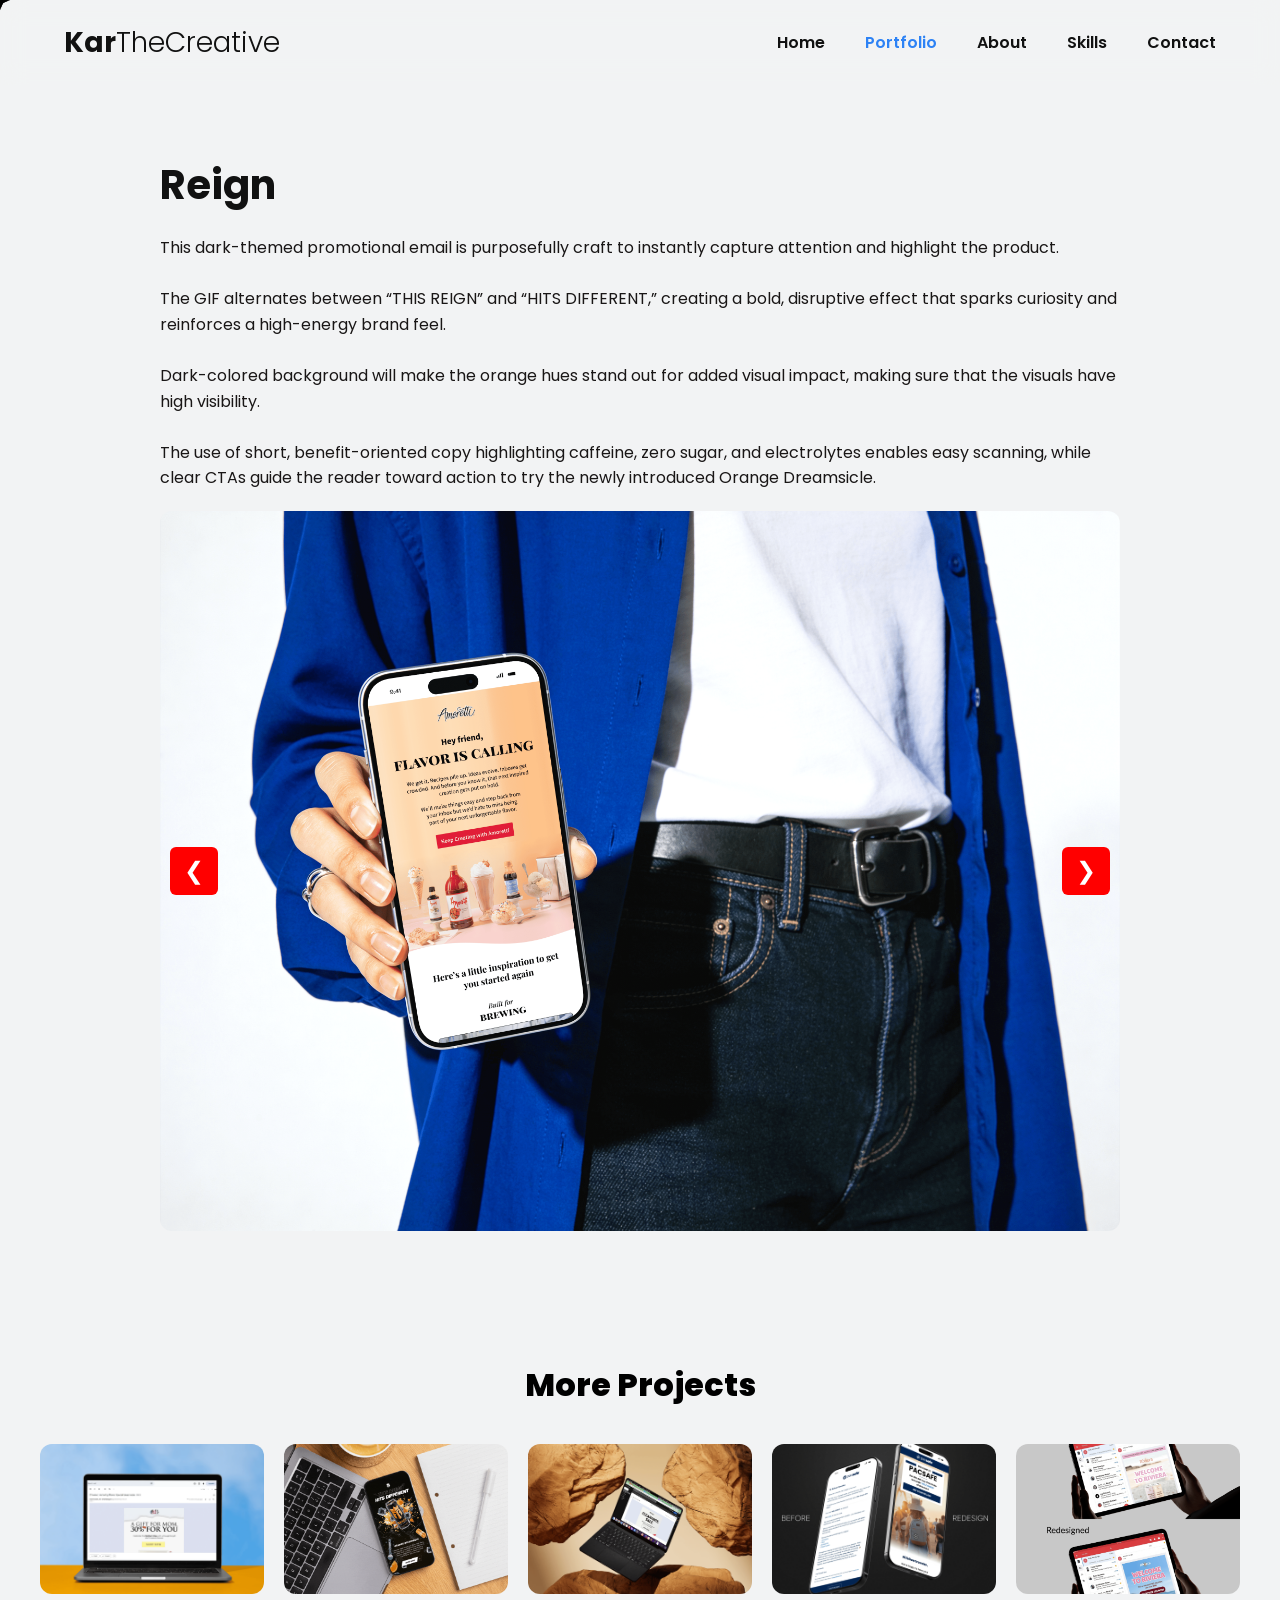
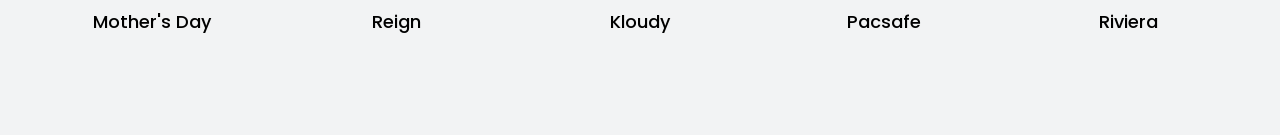
<file: projects/project1.html>
<!doctype html>
<html lang="en">

<head>
    <meta charset="UTF-8" />
    <meta name="viewport" content="width=device-width, initial-scale=1.0" />
    <link rel="icon" href="/images/favicon-32x32.png" alt="Karen, the Email Designer" type="Logo" />
    <title>Karen Cadalo | Email Designer</title>

    <link rel="stylesheet" href="/style.css" />

    <link rel="stylesheet" href="project.css">

    <link href="https://fonts.googleapis.com/css2?family=Poppins:wght@300;400;500;600;700;800;900&display=swap"
        rel="stylesheet" />

    <link rel="stylesheet" href="https://cdnjs.cloudflare.com/ajax/libs/font-awesome/6.5.1/css/all.min.css" />

</head>

<body>

    <header>
        <div class="custom-cursor"></div>
        <div class="container navbar">

            <div class="logo">
                <strong>Kar</strong><span>TheCreative</span>
            </div>

            <nav>
                <a href="/main.html">Home</a>
                <a class="active" href="/main.html#projects">Portfolio</a>
                <a href="/main.html#about">About</a>
                <a href="/main.html#skill">Skills</a>
                <a href="/main.html#contact">Contact</a>
            </nav>

            <button class="menu-toggle">
                <i class="fa-solid fa-bars"></i>
            </button>


        </div>
    </header>

    <!-- PROJECT CONTENT ONLY -->

    <section class="project-page">


        <div class="project-container">

        <!-- TITLE -->
        <h1>Reign</h1>

        <!-- OVERVIEW -->
        <div class="overview">
            This dark-themed promotional email is purposefully craft to instantly capture attention and highlight the
            product.

            <BR /><BR /> The GIF alternates between “THIS REIGN” and “HITS DIFFERENT,” creating a bold, disruptive
            effect that
            sparks curiosity and reinforces a high-energy brand feel.
            <BR /><BR />Dark-colored background will make the orange hues stand out for added visual impact, making sure
            that
            the visuals have high visibility.
            <BR /><BR />The use of short, benefit-oriented copy highlighting caffeine, zero sugar, and electrolytes
            enables easy scanning, while clear CTAs guide the reader toward action to try the newly introduced Orange
            Dreamsicle.
        </div>

            <div class="slider">


                <div class="slides" id="slides">

        <img src="/images/AMORETTI-MOCKUP.png">
        <img src="/images/AMORETTI-STRIP.png">
        <img src="/images/Amoretti-Macbook.png">
        <img src="/images/Amoretti-Ipad.png">
                </div>



                <button class="prev" onclick="prevSlide()">
                    ❮
                </button>


                <button class="next" onclick="nextSlide()">
                    ❯
                </button>

            </div>

        </div>


    </section>

    <section class="projects-section">
        <h2>More Projects</h2>

        <div class="projects-grid-5">

        <a href="project2.html" class="project-item">
          <img src="/images/mother's day.png" alt="Mother's Day">
          <p>Mother's Day</p>
        </a>

        <a href="project3.html" class="project-item">
          <img src="/images/MOCKUP.gif" alt="Reign">
          <p>Reign</p>
        </a>

        <a href="project4.html" class="project-item">
          <img src="/images/kloudy.png" alt="Kloudy">
          <p>Kloudy</p>
        </a>

        <a href="project5.html" class="project-item">
          <img src="/images/PACSAFE-PHONE.png" alt="Pacsafe">
          <p>Pacsafe</p>
        </a>

        <a href="project6.html" class="project-item">
          <img src="/images/vs-ipad.png" alt="Riviera">
          <p>Riviera</p>
        </a>

        </div>
    </section>

    <script src="project.js"></script> 

    

</body>

</html>
</file>
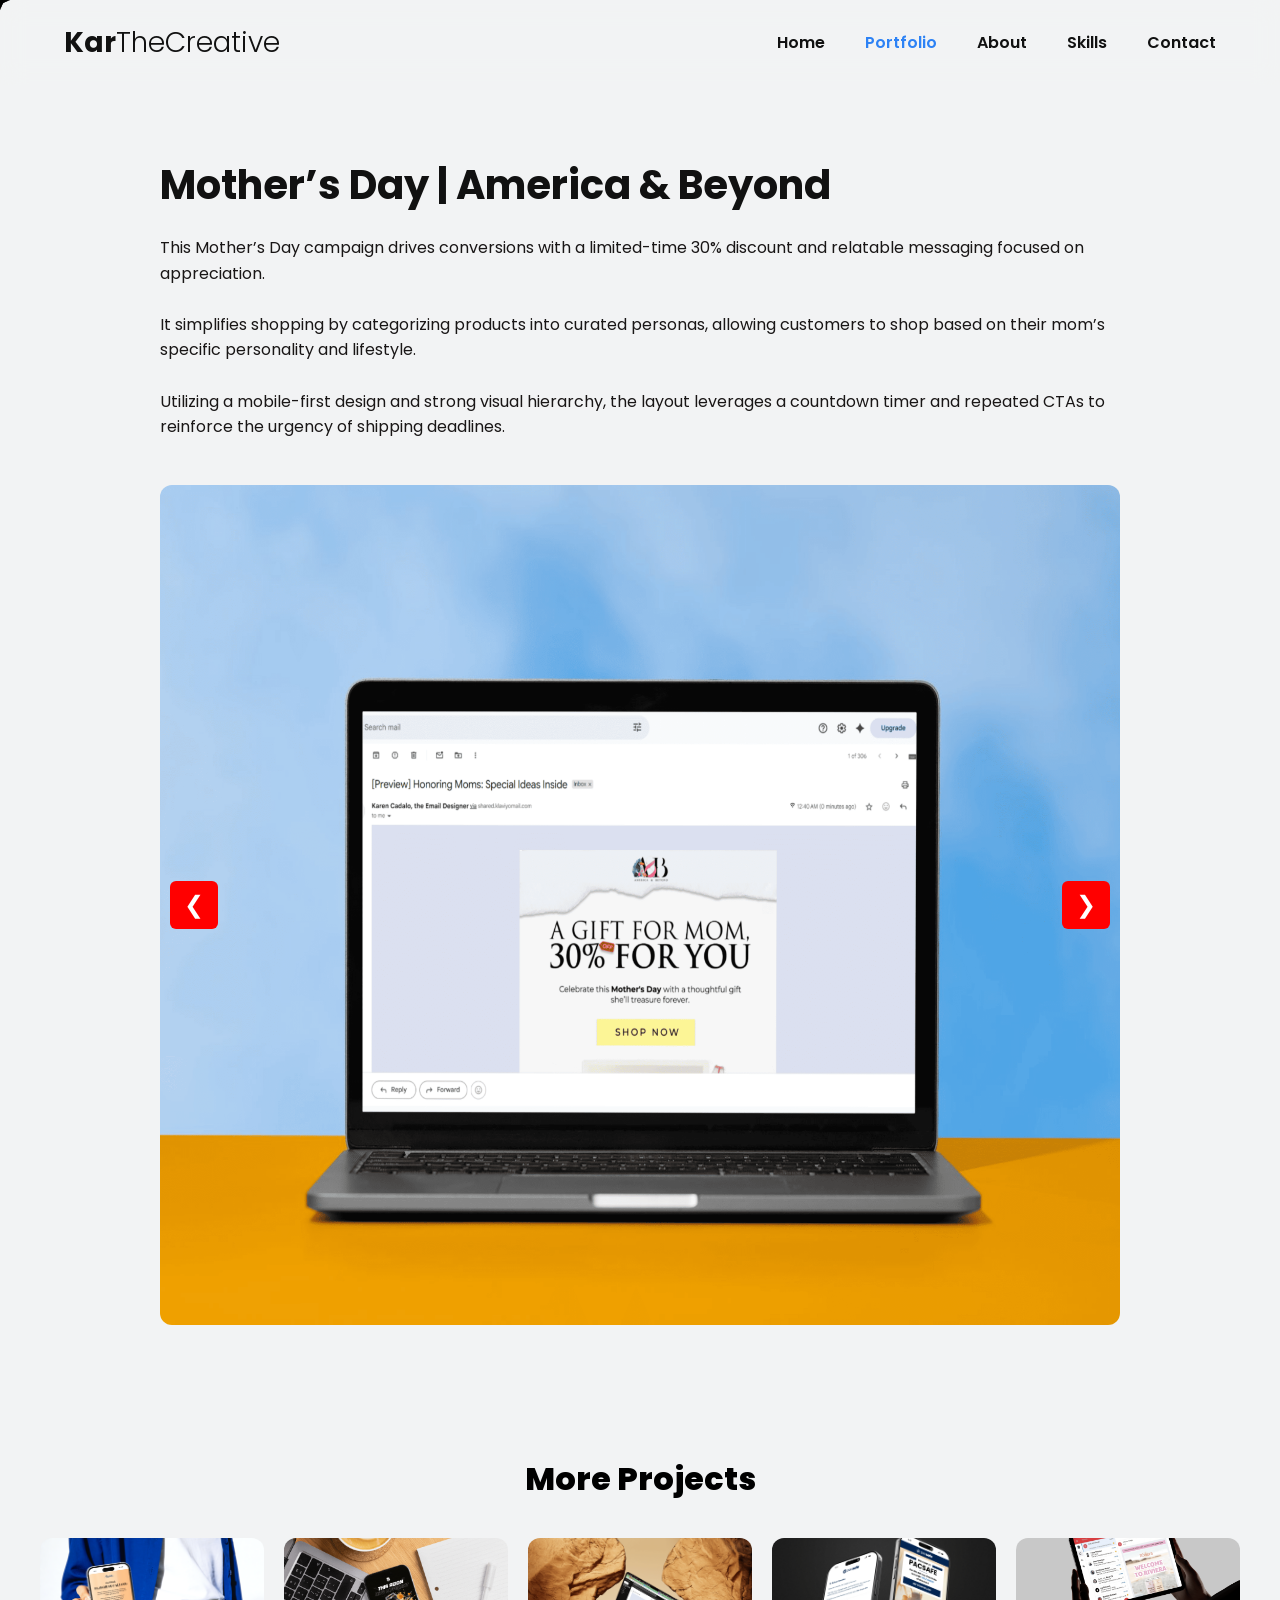
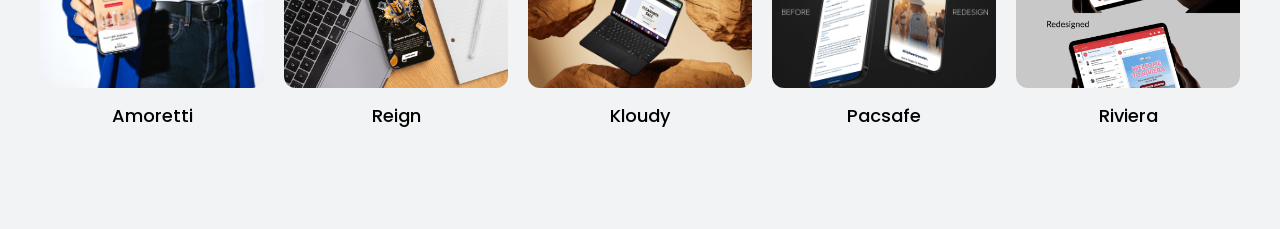
<file: projects/project2.html>
<!doctype html>
<html lang="en">

<head>
    <meta charset="UTF-8" />
  <link rel="icon" href="/images/favicon-32x32.png" alt="Karen, the Email Designer" type="Logo" />
  <meta name="viewport" content="width=device-width, initial-scale=1.0" />

    <title>Amoretti Email Design | Karen Cadalo</title>

    <link rel="stylesheet" href="/style.css" />

    <link rel="stylesheet" href="project.css">

    <link href="https://fonts.googleapis.com/css2?family=Poppins:wght@300;400;500;600;700;800;900&display=swap"
        rel="stylesheet" />

    <link rel="stylesheet" href="https://cdnjs.cloudflare.com/ajax/libs/font-awesome/6.5.1/css/all.min.css" />

</head>

<body>

    <header>
        <div class="custom-cursor"></div>
        <div class="container navbar">

            <div class="logo">
                <strong>Kar</strong><span>TheCreative</span>
            </div>


            <nav>
                <a href="/main.html">Home</a>
                <a class="active" href="/main.html#projects">Portfolio</a>
                <a href="/main.html#about">About</a>
                <a href="/main.html#skill">Skills</a>
                <a href="/main.html#contact">Contact</a>
            </nav>

            <button class="menu-toggle">
                <i class="fa-solid fa-bars"></i>
            </button>

        </div>
    </header>

    <!-- PROJECT CONTENT ONLY -->

    <section class="project-page">

        <div class="project-container">

            <h1>
                Mother’s Day | America & Beyond
            </h1>

            <!-- OVERVIEW -->
            <div class="overview">
                This Mother’s Day campaign drives conversions with a limited-time 30% discount and relatable messaging
                focused on
                appreciation.
                <br /><br /> It simplifies shopping by categorizing products into curated personas, allowing customers
                to shop
                based on their mom’s specific personality and lifestyle.
                <br /><br />Utilizing a mobile-first design and strong visual hierarchy, the layout leverages a
                countdown timer
                and repeated CTAs to reinforce the urgency of shipping deadlines.
                <br /><br />
            </div>

            <div class="slider">

                <div class="slides" id="slides">
                    <img src="/images/mother's day.png">
                    <img src="/images/A&B STRIP.png">
                    <img src="/images/mother1.png">
                    <img src="/images/a&b phone.png">
                </div>
                <button class="prev" onclick="prevSlide()">
                    ❮
                </button>
                <button class="next" onclick="nextSlide()">
                    ❯
                </button>

            </div>

        </div>

    </section>

    <section class="projects-section">
        <h2>More Projects</h2>

        <div class="projects-grid-5">


            <a href="project1.html" class="project-item">
                <img src="/images/AMORETTI-MOCKUP.png" alt="Amoretti">
                <p>Amoretti</p>
            </a>

            <a href="project3.html" class="project-item">
                <img src="/images/MOCKUP.gif" alt="Reign">
                <p>Reign</p>
            </a>

            <a href="project4.html" class="project-item">
                <img src="/images/kloudy.png" alt="Kloudy">
                <p>Kloudy</p>
            </a>

            <a href="project5.html" class="project-item">
                <img src="/images/PACSAFE-PHONE.png" alt="Pacsafe">
                <p>Pacsafe</p>
            </a>

            <a href="project6.html" class="project-item">
                <img src="/images/vs-ipad.png" alt="Amoretti">
                <p>Riviera</p>
            </a>

        </div>
    </section>

    <script src="project.js"></script>

</body>

</html>
</file>
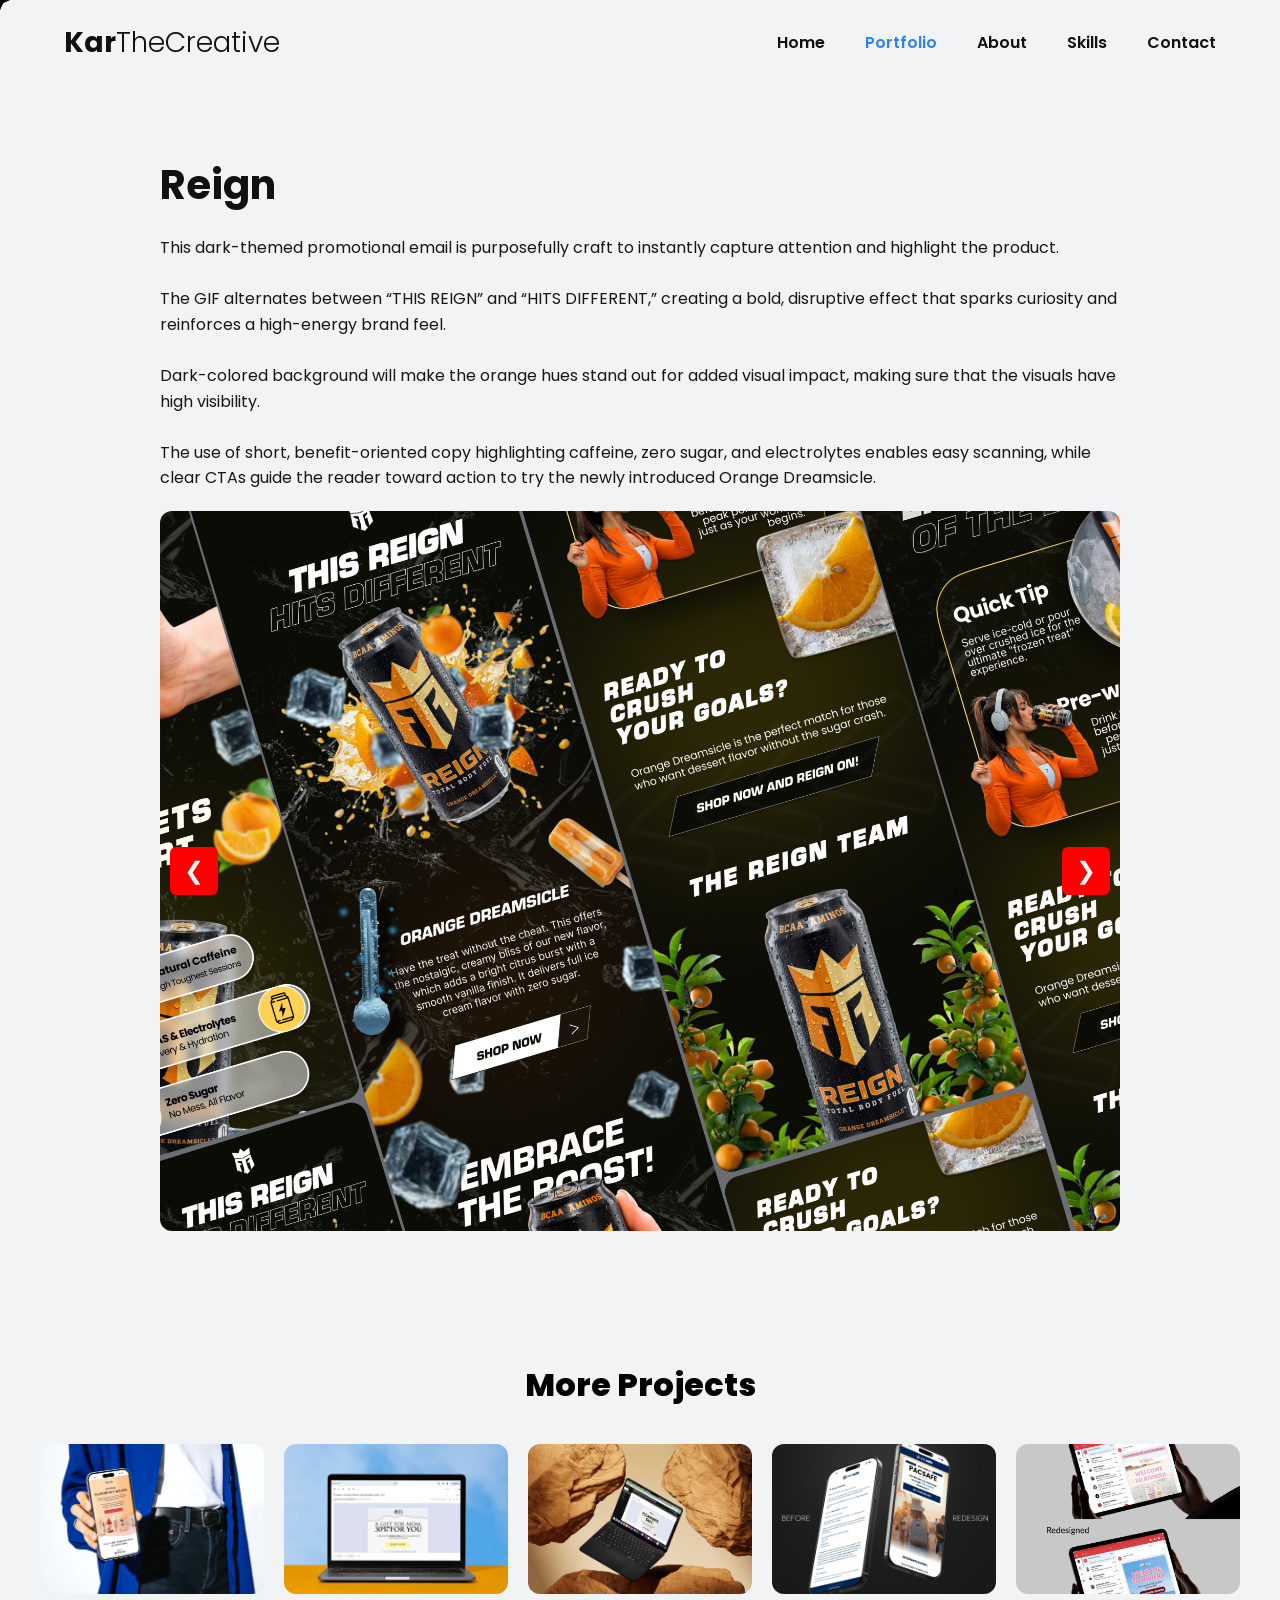
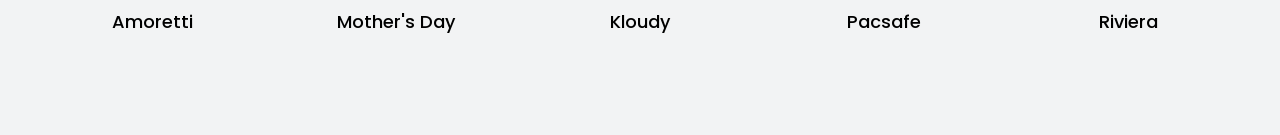
<file: projects/project3.html>
<!doctype html>
<html lang="en">

<head>
    <meta charset="UTF-8" />
    <meta name="viewport" content="width=device-width, initial-scale=1.0" />
    <link rel="icon" href="/images/favicon-32x32.png" alt="Karen, the Email Designer" type="Logo" />
    <title>Karen Cadalo | Email Designer</title>

    <link rel="stylesheet" href="/style.css" />

    <link rel="stylesheet" href="project.css">

    <link href="https://fonts.googleapis.com/css2?family=Poppins:wght@300;400;500;600;700;800;900&display=swap"
        rel="stylesheet" />

    <link rel="stylesheet" href="https://cdnjs.cloudflare.com/ajax/libs/font-awesome/6.5.1/css/all.min.css" />

</head>

<body>

    <header>
        <div class="custom-cursor"></div>
        <div class="container navbar">

            <div class="logo">
                <strong>Kar</strong><span>TheCreative</span>
            </div>


            <nav>
                <a href="/main.html">Home</a>
                <a class="active" href="/main.html#projects">Portfolio</a>
                <a href="/main.html#about">About</a>
                <a href="/main.html#skill">Skills</a>
                <a href="/main.html#contact">Contact</a>
            </nav>


            <button class="menu-toggle">
                <i class="fa-solid fa-bars"></i>
            </button>


        </div>
    </header>

    <!-- PROJECT CONTENT ONLY -->

    <section class="project-page">

        <div class="project-container">

            <!-- TITLE -->
            <h1>Reign</h1>

            <!-- OVERVIEW -->
            <div class="overview">
                This dark-themed promotional email is purposefully craft to instantly capture attention and highlight
                the
                product.

                <BR /><BR /> The GIF alternates between “THIS REIGN” and “HITS DIFFERENT,” creating a bold, disruptive
                effect that
                sparks curiosity and reinforces a high-energy brand feel.
                <BR /><BR />Dark-colored background will make the orange hues stand out for added visual impact, making
                sure
                that
                the visuals have high visibility.
                <BR /><BR />The use of short, benefit-oriented copy highlighting caffeine, zero sugar, and electrolytes
                enables easy scanning, while clear CTAs guide the reader toward action to try the newly introduced
                Orange
                Dreamsicle.
            </div>

            <div class="slider">


                <div class="slides" id="slides">

                    <img src="/images/REIGN-STRIP.png">
                    <img src="/images/REIGN MOCKUP PHONE.png">
                    <img src="/images/REIGN-MOCKUP 2.gif">
                    <img src="/images/REIGN-MOCKUP 3.gif">

                </div>
                <button class="prev" onclick="prevSlide()">
                    ❮
                </button>
                <button class="next" onclick="nextSlide()">
                    ❯
                </button>

            </div>

        </div>
    </section>

    <section class="projects-section">
        <h2>More Projects</h2>

        <div class="projects-grid-5">

            <a href="project1.html" class="project-item">
                <img src="/images/AMORETTI-MOCKUP.png" alt="Amoretti">
                <p>Amoretti</p>
            </a>


            <a href="project2.html" class="project-item">
                <img src="/images/mother's day.png" alt="Mother's Day">
                <p>Mother's Day</p>
            </a>

            <a href="project4.html" class="project-item">
                <img src="/images/kloudy.png" alt="Kloudy">
                <p>Kloudy</p>
            </a>

            <a href="project5.html" class="project-item">
                <img src="/images/PACSAFE-PHONE.png" alt="Pacsafe">
                <p>Pacsafe</p>
            </a>

            <a href="project6.html" class="project-item">
                <img src="/images/vs-ipad.png" alt="Amoretti">
                <p>Riviera</p>

        </div>
    </section>

    <script src="project.js"></script>

</body>
</html>
</file>
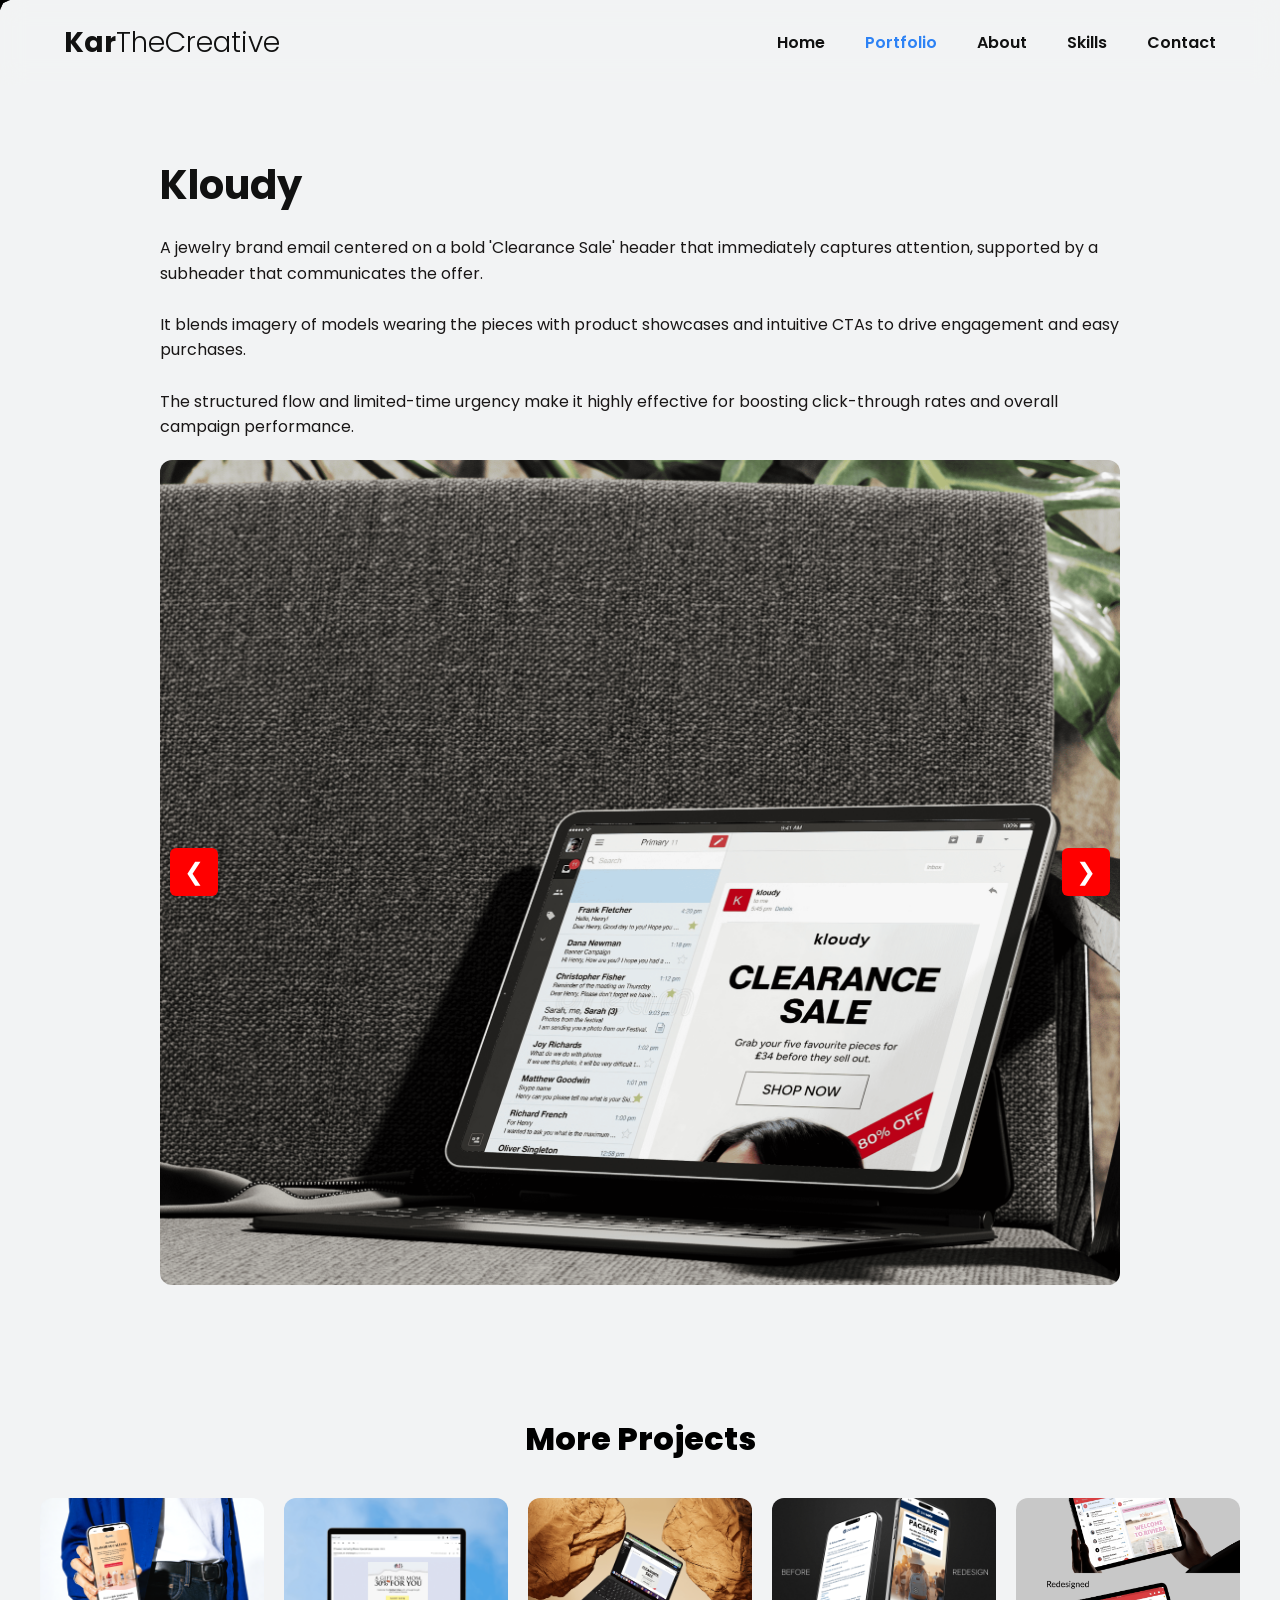
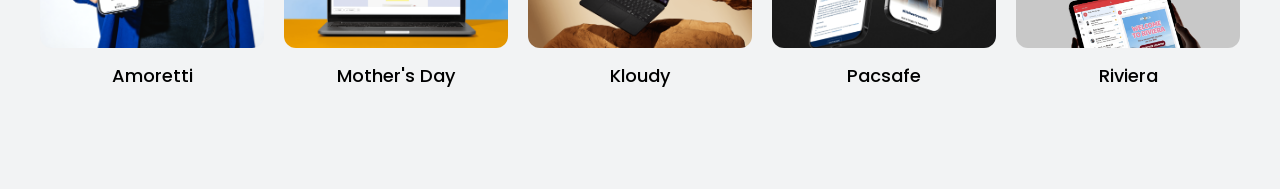
<file: projects/project4.html>
<!doctype html>
<html lang="en">

<head>
    <meta charset="UTF-8" />
    <meta name="viewport" content="width=device-width, initial-scale=1.0" />
    <link rel="icon" href="/images/favicon-32x32.png" alt="Karen, the Email Designer" type="Logo" />
    <title>Karen Cadalo | Email Designer</title>

    <link rel="stylesheet" href="/style.css" />

    <link rel="stylesheet" href="project.css">

    <link href="https://fonts.googleapis.com/css2?family=Poppins:wght@300;400;500;600;700;800;900&display=swap"
        rel="stylesheet" />

    <link rel="stylesheet" href="https://cdnjs.cloudflare.com/ajax/libs/font-awesome/6.5.1/css/all.min.css" />

</head>

<body>

    <header>
        <div class="custom-cursor"></div>
        <div class="container navbar">

            <div class="logo">
                <strong>Kar</strong><span>TheCreative</span>
            </div>

            <nav>
                <a href="/main.html">Home</a>
                <a class="active" href="/main.html#projects">Portfolio</a>
                <a href="/main.html#about">About</a>
                <a href="/main.html#skill">Skills</a>
                <a href="/main.html#contact">Contact</a>
            </nav>


            <button class="menu-toggle">
                <i class="fa-solid fa-bars"></i>
            </button>


        </div>
    </header>

    <!-- PROJECT CONTENT ONLY -->

    <section class="project-page">


        <div class="project-container">

            <!-- TITLE -->
            <h1>Kloudy</h1>

            <!-- OVERVIEW -->
            <div class="overview">
                A jewelry brand email centered on a bold 'Clearance Sale' header that immediately captures
                attention, supported by a subheader that communicates the offer.
                <br /><br />It blends imagery of models wearing the pieces with product showcases and intuitive CTAs to
                drive
                engagement and easy purchases.
                <br /><br /> The structured flow and limited-time urgency make it highly effective for boosting
                click-through
                rates and overall campaign performance.
            </div>


            <div class="slider">


                <div class="slides" id="slides">

                    <img src="/images/kloudy-ipad.png">
                    <img src="/images/kloudy.png">
                    <img src="/images/kloudy-strip.png">
                    <img src="/images/kloudy-iphone.png">
                </div>

                <button class="prev" onclick="prevSlide()">
                    ❮
                </button>

                <button class="next" onclick="nextSlide()">
                    ❯
                </button>

            </div>

        </div>


    </section>

    <section class="projects-section">
        <h2>More Projects</h2>

        <div class="projects-grid-5">
            <a href="project1.html" class="project-item">
                <img src="/images/AMORETTI-MOCKUP.png" alt="Amoretti">
                <p>Amoretti</p>
            </a>


            <a href="project2.html" class="project-item">
                <img src="/images/mother's day.png" alt="Mother's Day">
                <p>Mother's Day</p>
            </a>

            <a href="project4.html" class="project-item">
                <img src="/images/kloudy.png" alt="Kloudy">
                <p>Kloudy</p>
            </a>

            <a href="project5.html" class="project-item">
                <img src="/images/PACSAFE-PHONE.png" alt="Pacsafe">
                <p>Pacsafe</p>
            </a>

            <a href="project6.html" class="project-item">
                <img src="/images/vs-ipad.png" alt="Amoretti">
                <p>Riviera</p>

        </div>
    </section>

    <script src="project.js"></script>

</body>

</html>
</file>
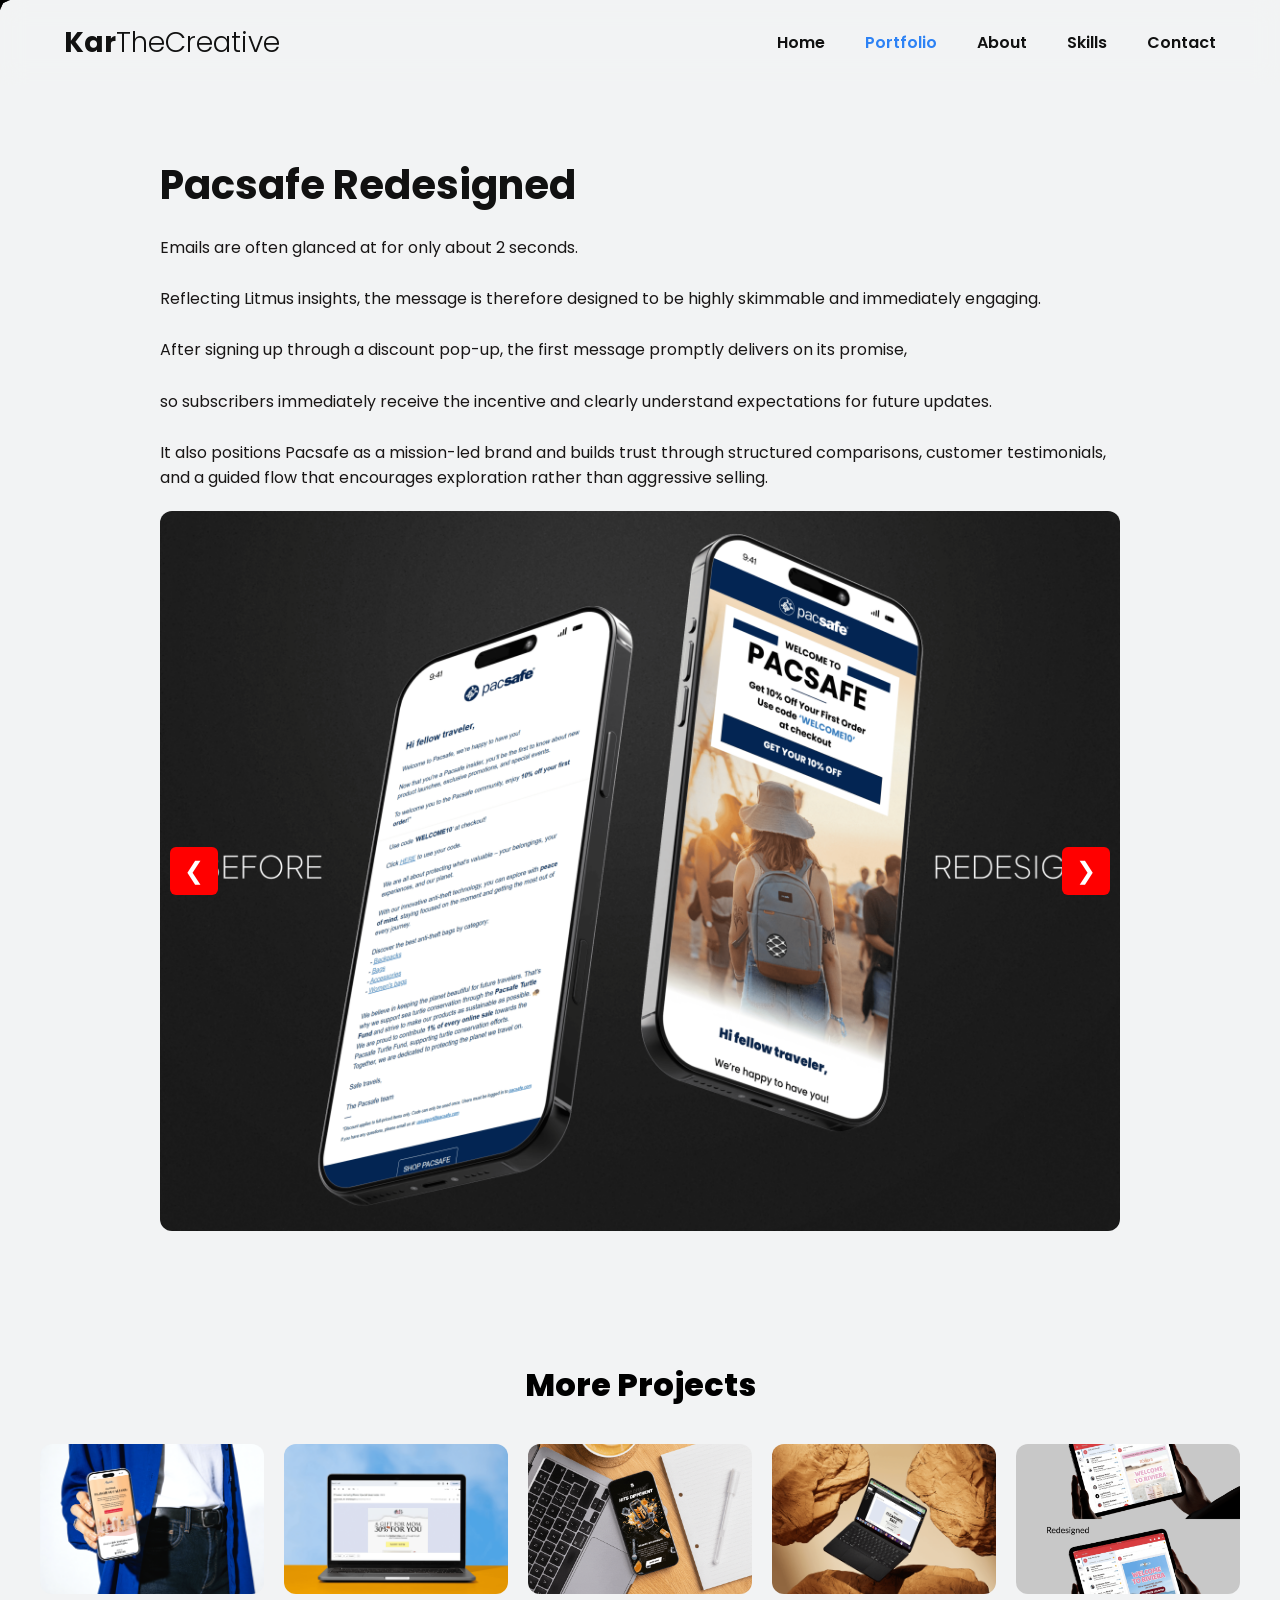
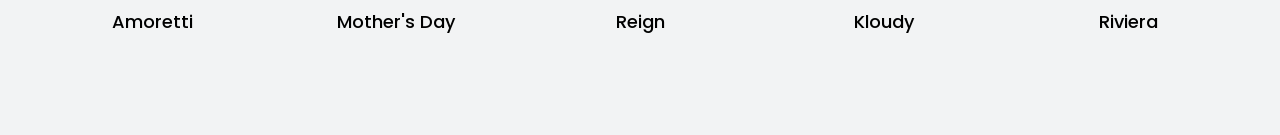
<file: projects/project5.html>
<!doctype html>
<html lang="en">

<head>
    <meta charset="UTF-8" />
    <meta name="viewport" content="width=device-width, initial-scale=1.0" />
    <link rel="icon" href="/images/favicon-32x32.png" alt="Karen, the Email Designer" type="Logo" />
    <title>Karen Cadalo | Email Designer</title>

    <link rel="stylesheet" href="/style.css" />

    <link rel="stylesheet" href="project.css">

    <link href="https://fonts.googleapis.com/css2?family=Poppins:wght@300;400;500;600;700;800;900&display=swap"
        rel="stylesheet" />

    <link rel="stylesheet" href="https://cdnjs.cloudflare.com/ajax/libs/font-awesome/6.5.1/css/all.min.css" />

</head>

<body>

    <header>
        <div class="custom-cursor"></div>
        <div class="container navbar">

            <div class="logo">
                <strong>Kar</strong><span>TheCreative</span>
            </div>

            <nav>
                <a href="/main.html">Home</a>
                <a class="active" href="/main.html#projects">Portfolio</a>
                <a href="/main.html#about">About</a>
                <a href="/main.html#skill">Skills</a>
                <a href="/main.html#contact">Contact</a>
            </nav>

            <button class="menu-toggle">
                <i class="fa-solid fa-bars"></i>
            </button>


        </div>
    </header>

    <!-- PROJECT CONTENT ONLY -->

    <section class="project-page">


        <div class="project-container">

            <!-- TITLE -->
        <!-- TITLE -->
        <h1>Pacsafe Redesigned</h1>

        <!-- OVERVIEW -->
        <div class="overview">
            Emails are often glanced at for only about 2 seconds.
            <br /><br />Reflecting Litmus insights, the message is therefore designed to be highly skimmable and
            immediately
            engaging.
            <br /><br />After signing up through a discount pop-up, the first message promptly delivers on its promise,
            <br /><br />so subscribers immediately receive the incentive and clearly understand expectations for future
            updates.
            <br /><br />It also positions Pacsafe as a mission-led brand and builds trust through structured
            comparisons,
            customer testimonials, and a guided flow that encourages exploration rather than aggressive selling.
        </div>

        <!-- IMAGE SLIDER -->
        <div class="slider">

            <div class="slides" id="slides">
                <img src="/images/PACSAFE-PHONE.png">
                <img src="/images/PACSAFE-LAPTOP.png">
                <img src="/images/PACSAFE-STRIP.png">
                <img src="/images/PACSAFE-GIF.gif">
            </div>


                <button class="prev" onclick="prevSlide()">
                    ❮
                </button>

                <button class="next" onclick="nextSlide()">
                    ❯
                </button>

            </div>

        </div>


    </section>

    <section class="projects-section">
        <h2>More Projects</h2>

        <div class="projects-grid-5">
                <a href="project1.html" class="project-item">
                    <img src="/images/AMORETTI-MOCKUP.png" alt="Amoretti">
                    <p>Amoretti</p>
                </a>

                <a href="project2.html" class="project-item">
                    <img src="/images/mother's day.png" alt="Mother's Day">
                    <p>Mother's Day</p>
                </a>
                <a href="project3.html" class="project-item">
                    <img src="/images/MOCKUP.gif" alt="Reign">
                    <p>Reign</p>
                </a>

                <a href="project4.html" class="project-item">
                    <img src="/images/kloudy.png" alt="Kloudy">
                    <p>Kloudy</p>
                </a>


                <a href="project6.html" class="project-item">
                    <img src="/images/vs-ipad.png" alt="Amoretti">
                    <p>Riviera</p>
        </div>
    </section>

    <script src="project.js"></script>

</body>

</html>
</file>
<file: style.css>
*{
    margin:0;
    padding:0;
    box-sizing:border-box;
}

body{
        padding-top:85px;
    font-family:Poppins,sans-serif;
  background: #F2F3F4; 
    color:#111;
} 

a,
button,
input,
body,
textarea {
    cursor:none;
}

a,
button,
input,
body,
textarea:active {
    cursor: none;
} 

@media (hover: none) and (pointer: coarse) {

    .custom-cursor{
        display: none;
    }

    a,
    button,
    input,
    textarea,
    body{
        cursor: auto;
    }

}

.container{

    width:1180px;
    max-width:90%;
    margin:auto;
}

/* NAVBAR */

header{

    position:fixed;
    top:0;
    left:0;

    width:100%;
    height:85px;

    background:rgba(242,243,244,.92);
    backdrop-filter:blur(12px);

    z-index:1000;

    transition:.3s;

}

.navbar{

    display:flex;
    justify-content:space-between;
    align-items:center;
    height:85px;
} 

.logo{

    font-size:28px;
}

.logo span{

    font-weight:300;
}

nav{

    display:flex;
    gap:40px;
} 

nav a{

    text-decoration:none;
    color: #111;
    font-weight:600;
    transition:.3s;
}

nav a.active{

    color:#2d82f5;
}

nav a:hover{

    color:#2d82f5;
} 

.menu-toggle{
    display:none;
    border:none;
    background:none;
    font-size:28px;
    color:#111;
    cursor: none;
}

/* Mobile */

@media(max-width:900px){

.menu-toggle{
    display:block;
}

nav{

    position:absolute;

    top:85px;
    left:0;

    width:100%;

    background:#F2F3F4;

    display:flex;
    flex-direction:column;

    align-items:center;

    gap:25px;

    padding:30px 0;

    transform:translateY(-150%);
    opacity:0;

    transition:.35s;

}

nav.active{

    transform:translateY(0);
    opacity:1;

}

}



/* HERO */

.hero{

    min-height:calc(100vh - 85px);
    display:flex;
    align-items:center;
}

.hero-grid{

    display:grid;

    grid-template-columns:repeat(2,minmax(0,1fr));

    align-items:center;

    gap:70px;
}

/* LEFT */

.hero-image{
    position: relative;
    display:flex;
    justify-content:center;
    align-items:center;
}

.hero-image img{

    width:100%;

    max-width:480px;

    position:relative;

    z-index:3;
}

.profile-photo{
    width:480px;
    position:relative;
    z-index:2;
}

.orange-bar{

    position:absolute;

    width:210px;
    height:42px;

    background: #1ACB8B;


    top:80px;
    left:20px;
}

.blue-bar{

    position:absolute;

    width:185px;
    height:38px;

    background: #1ACB8B;

    top:145px;
    left:80px;
}



/* RIGHT */

.hero-content small{

    font-size:16px;
    color:#666;
}

.hero-content small a{

    color:#444;
}

.hero-content h1{

    margin:15px 0 18px;

    font-size:clamp(38px,8vw,82px);

    font-weight:900;

    line-height:.95;
}

.hero-content span{

    display:block;
    color: #1ACB8B;
}

.hero-content p{
    max-width:520px;

    color:#444;

    font-size:18px;

    line-height:1.8;

    margin-bottom:35px;
}

.buttons{

    display:flex;
    gap:18px;
}

.btn{

    text-decoration:none;
    padding:15px 28px;

    border-radius:4px;

    font-weight:600;

    transition:.3s;
}

.orange{

    background: #0AA6F8;
    color:white;
}

.orange:hover{

    background: #405ee8;

}

.outline{

    border:2px solid #111;
    color:#111;
}

.outline:hover{

    background:#111;
    color:white;
}

/* MOBILE */

@media(max-width:900px){

.hero-grid{

    grid-template-columns:1fr;
    text-align:center;
}

.hero-image{

    order:2;
}

.hero-content{

    order:1;
}

.hero-content h1{

    font-size:60px;
  
}

.hero-content p{

    margin:auto;
    margin-top:25px;
    margin-bottom:30px;
}

.buttons{

    justify-content:center;
}

.hero-image img{

    width:340px;
}

.orange-bar{

    width:160px;
    left:40px;
}

.blue-bar{

    width:150px;
}

}

/* ABOUT */

.about{
 background: #F2F3F4; 
    padding:200px 0 100px;
}

.about-grid{

    display:grid;
    grid-template-columns:1fr 1fr;
    gap:100px;
    align-items:center;
}

/* IMAGES */

.images{

    position:relative;
    height:650px;
}

.photo{

    object-fit:cover;
    box-shadow:0 15px 40px rgba(0,0,0,.12);
}

.photo-large{

    width:410px;
    height:380px;

    position:absolute;
    top:0;
    left:140px;
}

.photo-small{

    width:310px;
    height:290px;

    position:absolute;
    left:0;
    bottom:20px;
}

/* Decorations */

.outline-box{

    width:58px;
    height:58px;

    border:5px solid #094730;
    border-radius:8px;

    position:absolute;
    left:35px;
    top:210px;
}

.blue-box{

    width:42px;
    height:42px;
    background: #4d73ff;

    border-radius:5px;

    position:absolute;
    left:360px;
    bottom:140px;
}

.scribble{

    position:absolute;
    left:-70px;
    bottom:-30px;

    font-size:55px;
    color:#1ACB8B;

    transform:rotate(-40deg);
}

/* CONTENT */

.subtitle{

    color:#1ACB8B;
    font-weight:700;
    font-size:30px;
}

.content h1{
    font-size:40px;
    line-height:1.1;
    margin:10px 0 35px;
    font-weight:800; 
    color: #00000;
    
}

.content p{

    color: #00000;
    line-height:1.8;
    font-size:18px;
    margin-bottom:30px;
}

/* RESPONSIVE */

@media(max-width:1000px){

.about-grid{

    grid-template-columns:1fr;
}

.images{

    height:560px;
}

.photo-large{

    width:340px;
    height:320px;
    left:50%;
    transform:translateX(-50%);
}

.photo-small{

    width:260px;
    height:240px;
    left:30px;
}

.content{

    text-align:center;
}

.content h1{

    font-size:48px;
}

}

.download-btn{

    display:inline-block;

    margin-top:25px;

    background: #0AA6F8;

    color:white;

    padding:16px 40px;

    border-radius:8px;

    font-weight:700;

    text-decoration:none;

    transition:.3s;

}


.download-btn:hover{

    background: #405ee8;

    transform:translateY(-3px);

}

.portfolio-title {

    text-align:center;

    margin-bottom:50px;
    min-height:calc(100vh - 85px);

}

#projects {
    padding: 180px 0;
}

.portfolio-title span {

    font-size:22px;

    font-weight:600;

    color:#4d73ff;

    text-transform:uppercase;

    letter-spacing:2px;

}


.portfolio-title h2 {

    font-size:48px;

    font-weight:800;

    margin-top:10px;

    color:#111;

}

.projects-grid {

    display:flex;
    gap:25px;

    overflow-x:auto;
    scroll-behavior:smooth;

    width:100%;

    padding:20px 0;
}


.projects-grid::-webkit-scrollbar{
    display:none; /* Chrome/Safari */
}

.project-card {

    flex:0 0 350px;
    height:400px;

    overflow:hidden;
    
    border-radius:10px;

    position:relative;
    overflow: hidden;

}

.project-card img{
    width:100%;
    height:100%;
    object-fit:cover;
    transition:.4s ease;
    transform:scale(1.08);

}

.portfolio-text-card {

    flex: 0 0 350px;
    height: 400px;

    background: #094730;
    border-radius: 10px;

    display:flex;
    flex-direction:column;
    justify-content:center;
    padding:40px;
    cursor: none;
    color:white;
}


.portfolio-text-card span {

    color: #1ACB8B;
    font-size:18px;
    font-weight:700;
    letter-spacing:2px;
    margin-bottom:15px;
}


.portfolio-text-card h2 {

    font-size:42px;
    line-height:1.1;
    margin-bottom:20px;
}


.portfolio-text-card p {

    color:#ccc;
    line-height:1.6;
} 

.portfolio-text-card-2{

    flex:0 0 350px;
    height:400px;
    cursor:none;
    background:linear-gradient(135deg,#094730,#094730);

    border-radius:10px;

    display:flex;
    flex-direction:column;
    justify-content:center;
    align-items:flex-start;

    padding:40px;

    color:#fff;

    transition:.35s ease;

}

.portfolio-text-card-2:hover{

    transform:translateY(-8px);

    box-shadow:0 20px 40px rgba(64,94,232,.25);

}

.portfolio-text-card-2 span{

    font-size:16px;
    font-weight:700;
    letter-spacing:2px;
    color: #1ACB8B;

    margin-bottom:15px;

}

.portfolio-text-card-2 h2{

    font-size:42px;
    line-height:1.1;
    font-weight:800;

    margin-bottom:20px;

}

.portfolio-text-card-2 p{

    color:rgba(255,255,255,.85);

    line-height:1.7;

    margin-bottom:30px;

}

.figma-btn{

    display:inline-flex;
    align-items:center;
    gap:10px;

    background:#fff;

    color:#0AA6F8;

    text-decoration:none;

    padding:14px 24px;

    border-radius:50px;

    font-weight:700;

    transition:.3s;

}

.figma-btn:hover{

    background:#1ACB8B;

    color:#fff;

    transform:translateX(6px);

}



#projects p {
text-align: center;
}

.figma-link {
    text-align: center;
    margin: 120px auto;
    font-size: 18px;
}

.a {
    color: #2d82f5;
    font-weight: 600;
    text-decoration: none;
    margin-left: 5px;
}

.figma-link a:hover {
    color: #f4470b;
    text-decoration: underline;
}


.projects-grid{
    cursor:grab;
}

.projects-grid:active{
    cursor:grabbing;
}

/* Dark overlay background */
.project-card::after {
    content: "";
    position: absolute;
    inset: 0;

    background: linear-gradient(
        to top,
        rgba(0,0,0,0.8),
        rgba(0,0,0,0.1)
    );

    opacity: 0;
    transition: .4s ease;
}


/* Text content */
.overlay {

    position:absolute;

    bottom:30px;
    left:30px;

    z-index:2;

    color:white;

    display:flex;
    flex-direction:column;

    opacity:0;
    transform:translateY(20px);

    transition:.4s ease;
}


/* Show on hover */
.project-card:hover::after {

    opacity:1;

}


.project-card:hover .overlay {

    opacity:1;
    transform:translateY(0);

}



.carousel-container{

    position:relative;

    max-width:1200px;

    margin:auto;

    display:flex;

    padding:0 50px;


    align-items:center;

}


.carousel-btn{

    position:absolute;

    z-index:5;

    width:45px;

    height:45px;

    border-radius:50%;

    border:none;

    background: #1ACB8B;

    color:black;

    font-size:25px;

    cursor:none;

}


.prev{
    left:-20px;
}


.next{
    right:-20px;
}


.carousel-btn:hover{

    transform:scale(1.1);

    box-shadow:0 0 20px #1ACB8B;

} 

@media (max-width: 900px) {

    .prev,
    .next{
        display: none;
    }

}

#skills{
    padding:140px 0;
    margin-bottom: 80px;
    background: #F2F3F4;   /* warm off-white like your screenshot */
}

.section-title{
    text-align:center;
    margin-bottom:80px;
}

.section-title span{
    color: #1ACB8B;
    font-size:18px;
    font-weight:700;
    letter-spacing:3px;
    text-transform:uppercase;
}

.section-title h2{
    margin-top:15px;
    font-size:58px;
    font-weight:800;
    line-height:1.1;
}

.skills-grid{
    display:grid;
    grid-template-columns:repeat(4,1fr);
    gap:50px;
}

.skill-card{
    text-align:center;
}

.skill-card img{
    width:90px;
    height:90px;
    object-fit:contain;
    margin-bottom:25px;
}

.skill-card h3{
    font-size:18px;
    font-weight:700;
    margin-bottom:15px;
}

.skill-card p{
    color:#555;
    font-size:14px;
    line-height:1.8;
    max-width:270px;
    margin:0 auto;
}

@media (max-width:900px){

.skills-grid{
    grid-template-columns:repeat(2,1fr);
    gap:50px 30px;
}

.section-title h2{
    font-size:40px;
}

}

@media (max-width:600px){

.skills-grid{
    grid-template-columns:1fr;
}

}

/* LAYOUT */

.contact-grid{

    display:grid;
    grid-template-columns:1fr 1fr;
    gap:70px;
    align-items:center;

}

/* MAP */

.map-box{

    width:100%;
    height:340px;
    overflow:hidden;
    border-radius:6px;

}


.map-box iframe{

    width:100%;
    height:100%;
    border:0;

}



/* CONTACT SECTION */

.contact{
    padding:140px 0;
    background:#fff;
}


.contact-title{
    text-align:center;
    margin-bottom:60px;
}


.contact-title span{
    color:#111;
    font-size:14px;
    font-weight:700;
    letter-spacing:2px;
}


.contact-form{

    max-width:700px;
    margin:auto;
    text-align:center;

}


.contact-form h2{

    font-size:36px;
    font-weight:800;
    margin-bottom:35px;

}


.form-row{

    display:grid;
    grid-template-columns:1fr 1fr;
    gap:20px;

}


.contact-form input,
.contact-form textarea{

    width:100%;
    border:1px solid #d9dff0;
    padding:15px;

    font-family:Poppins,sans-serif;
    font-size:14px;

    outline:none;

}


.contact-form input{

    height:50px;

}


.contact-form textarea{

    height:180px;
    margin-top:20px;
    resize:none;

}


.contact-form input:focus,
.contact-form textarea:focus{

    border-color:#5677ff;

}


.contact-form button{

    margin-top:25px;

    background: #0AA6F8;
    color: white;

    border:none;
   

    padding:15px 45px;

    font-weight:700;

    cursor:none;

    transition:.3s;

}


.contact-form button:hover{

    background: #405ee8;

}


@media(max-width:700px){

.form-row{
    grid-template-columns:1fr;
}

}

.footer {
    background:#094730;
    padding:30px 0;
    color:white;
}


.footer-container {

    width:90%;
    max-width:1180px;
    margin:auto;

    display:flex;
    justify-content:space-between;
    align-items:center;

}


.footer p {
    margin:0;
    font-size:14px;
}


.linkedin-footer {

    width:40px;
    height:40px;

    border-radius:50%;


    color:white;

    display:flex;
    justify-content:center;
    align-items:center;

    font-size:20px;

    text-decoration:none;

    transition:.3s;

}

.linkedin-footer:hover {

    background:#004182;
    transform:translateY(-3px);

}

.image-blob{
    position:relative;
    width:400px;
    height:400px;

    animation:strokeMorph 8s ease-in-out infinite;

  border:12px solid #d1d5db;
    overflow:hidden;
}


.image-blob img{

  width:100%;
    height:100%;

    object-fit:cover;

    display:block;
} 

.blob-stroke{

    position:absolute;

    width:410px;
    height:410px;

    border:10px solid #2d82f5;

    z-index:1;


    animation:strokeMorph 8s ease-in-out infinite;

}

@keyframes strokeMorph{

 
    0%{
        border-radius:
        42% 58% 70% 30% /
        45% 45% 55% 55%;
    }

    25%{
        border-radius:
        60% 40% 30% 70% /
        50% 60% 40% 50%;
    }

    50%{
        border-radius:
        30% 70% 60% 40% /
        60% 40% 60% 40%;
    }

    75%{
        border-radius:
        70% 30% 45% 55% /
        40% 60% 50% 50%;
    }

    100%{
        border-radius:
        42% 58% 70% 30% /
        45% 45% 55% 55%;
    }
} 



.custom-cursor{

 position:fixed;

    width:35px;
    height:35px;

    background-image:url("./images/cursor.png");

    background-size:contain;
    background-repeat:no-repeat;
    background-position:center;

    pointer-events:none;

    z-index:999999;

    transform:translate(-50%, -50%);

} 

/* ==========================
   HERO FLOATING SVG ICONS
========================== */

/* ART FLOATING ICONS */

.floating-icon{

    position:absolute;

    width:65px;
    height:65px;

    background:white;

    border-radius:20px;

    display:flex;
    justify-content:center;
    align-items:center;

    box-shadow:
    0 15px 35px rgba(0,0,0,.12);

    z-index:6;

    animation:artFloat 5s ease-in-out infinite;

}


.floating-icon svg{

    width:38px;
    height:38px;

    fill:none;

    stroke-width:3;

    stroke-linecap:round;

    stroke-linejoin:round;

}


/* Palette */

.icon-palette{

    top:50px;
    left:70px;

}


.icon-palette svg{

    stroke:#1ACB8B;

}



/* Pencil */

.icon-pencil{

    bottom:80px;
    left:35px;

    animation-delay:1s;

}

.icon-pencil svg{
    stroke:#f4470b;
    fill:none;
    stroke-width:3;
    stroke-linecap:round;
    stroke-linejoin:round;
}


/* Brush */

.icon-brush{

    top:120px;
    right:35px;

    animation-delay:2s;

}


.icon-brush svg{

    stroke:#2d82f5;

}



/* Sparkle */

.icon-sparkle{

    bottom:70px;
    right:70px;

    animation-delay:3s;

}


.icon-sparkle svg{

    fill:#1ACB8B;
    stroke:none;

}



@keyframes artFloat{

    0%,100%{
        transform:translateY(0) rotate(0deg);
    }

    50%{
        transform:translateY(-15px) rotate(5deg);
    }

}



/* Floating animation */

@keyframes float{

    0%{
        transform:translateY(0);
    }


    50%{
        transform:translateY(-15px);
    }


    100%{
        transform:translateY(0);
    }

}
</file>
<file: projects/project.css>
.custom-cursor {
  position: fixed;

  width: 35px;
  height: 35px;

  background-image: url("/images/cursor.png");

  background-size: contain;
  background-repeat: no-repeat;
  background-position: center;

  pointer-events: none;

  z-index: 999999;

  transform: translate(-50%, -50%);
}

.project-container {
  max-width: 1000px;
  margin: 60px auto 40px;
  padding: 10px 20px;
}

h1 {
  font-size: 2.5rem;
  margin-bottom: 10px;
}

.overview {
  margin: 20px 0;
  color: #191616;
  line-height: 1.6;
}

/* ===== SLIDER ===== */
.slider {
  position: relative;
  overflow: hidden;
  border-radius: 12px;
}

/* keep slides as-is */
.slides {
  display: flex;
  transition: transform 0.5s ease;
}

/* ARROWS */
.prev,
.next {
  position: absolute;
  top: 50%;
  transform: translateY(-50%);
  background: rgba(0, 0, 0, 0.5);
  color: white;
  border: none;
  font-size: 24px;
  padding: 10px 14px;
  cursor: none;
  z-index: 999;
  border-radius: 6px;
  display: block !important;
  background: red !important;
}

.slider img {
  width: 100%;
  height: auto;
  display: block;
  transition: transform 0.2s ease;
  transform-origin: center;
  cursor: zoom-in;
  flex: 0 0 100%;
  width: 100%;
}

/* Zoomed state */
.slider img.zoomed {
  transform: scale(1.5);
  cursor: zoom-out;
  z-index: 999;
  position: relative;
}

/* LEFT */
.prev {
  left: 10px;
  cursor: none;
}

/* RIGHT */
.next {
  right: 10px;
  cursor: none;
}

.prev:hover,
.next:hover {
  background: rgba(0, 247, 255, 0.8);
  cursor: none;
}

/* =========================
   MORE PROJECTS SECTION
========================= */

.projects-section {
  padding: 80px 20px 100px;

  text-align: center;
}

.projects-section h2 {
  color: black;

  font-size: 32px;

  font-weight: 800;

  margin-bottom: 35px;
}

/* GRID */

.projects-grid-5 {
  max-width: 1200px;

  margin: auto;

  display: grid;

  grid-template-columns: repeat(5, 1fr);

  gap: 20px;
}

/* CARD */

.project-item {
  text-decoration: none;

  color: black;

  display: block;
}

/* IMAGE */

.project-item img {
  width: 100%;

  height: 150px;

  object-fit: cover;

  border-radius: 12px;

  display: block;

  transition: 0.35s ease;
}

/* TEXT */

.project-item p {
  margin-top: 14px;

  font-size: 18px;

  font-weight: 500;

  color: black;
}

/* HOVER */

.project-item:hover img {
  transform: translateY(-8px);

  box-shadow: 0 15px 35px rgba(255, 255, 255, 0.15);
}

.project-item:hover p {
  color: #1acb8b;
}

/* TABLET */

@media (max-width: 900px) {
  .projects-grid-5 {
    grid-template-columns: repeat(3, 1fr);
  }
}

/* MOBILE */

@media (max-width: 600px) {
  .projects-grid-5 {
    grid-template-columns: repeat(2, 1fr);
  }

  .project-item img {
    height: 120px;
  }
}

@media (max-width: 600px) {
  .project-container {
    margin-top: 40px;
    padding: 10px 15px;
  }

  h1 {
    font-size: 2rem;
  }

  .overview {
    font-size: 15px;
  }
}
</file>
